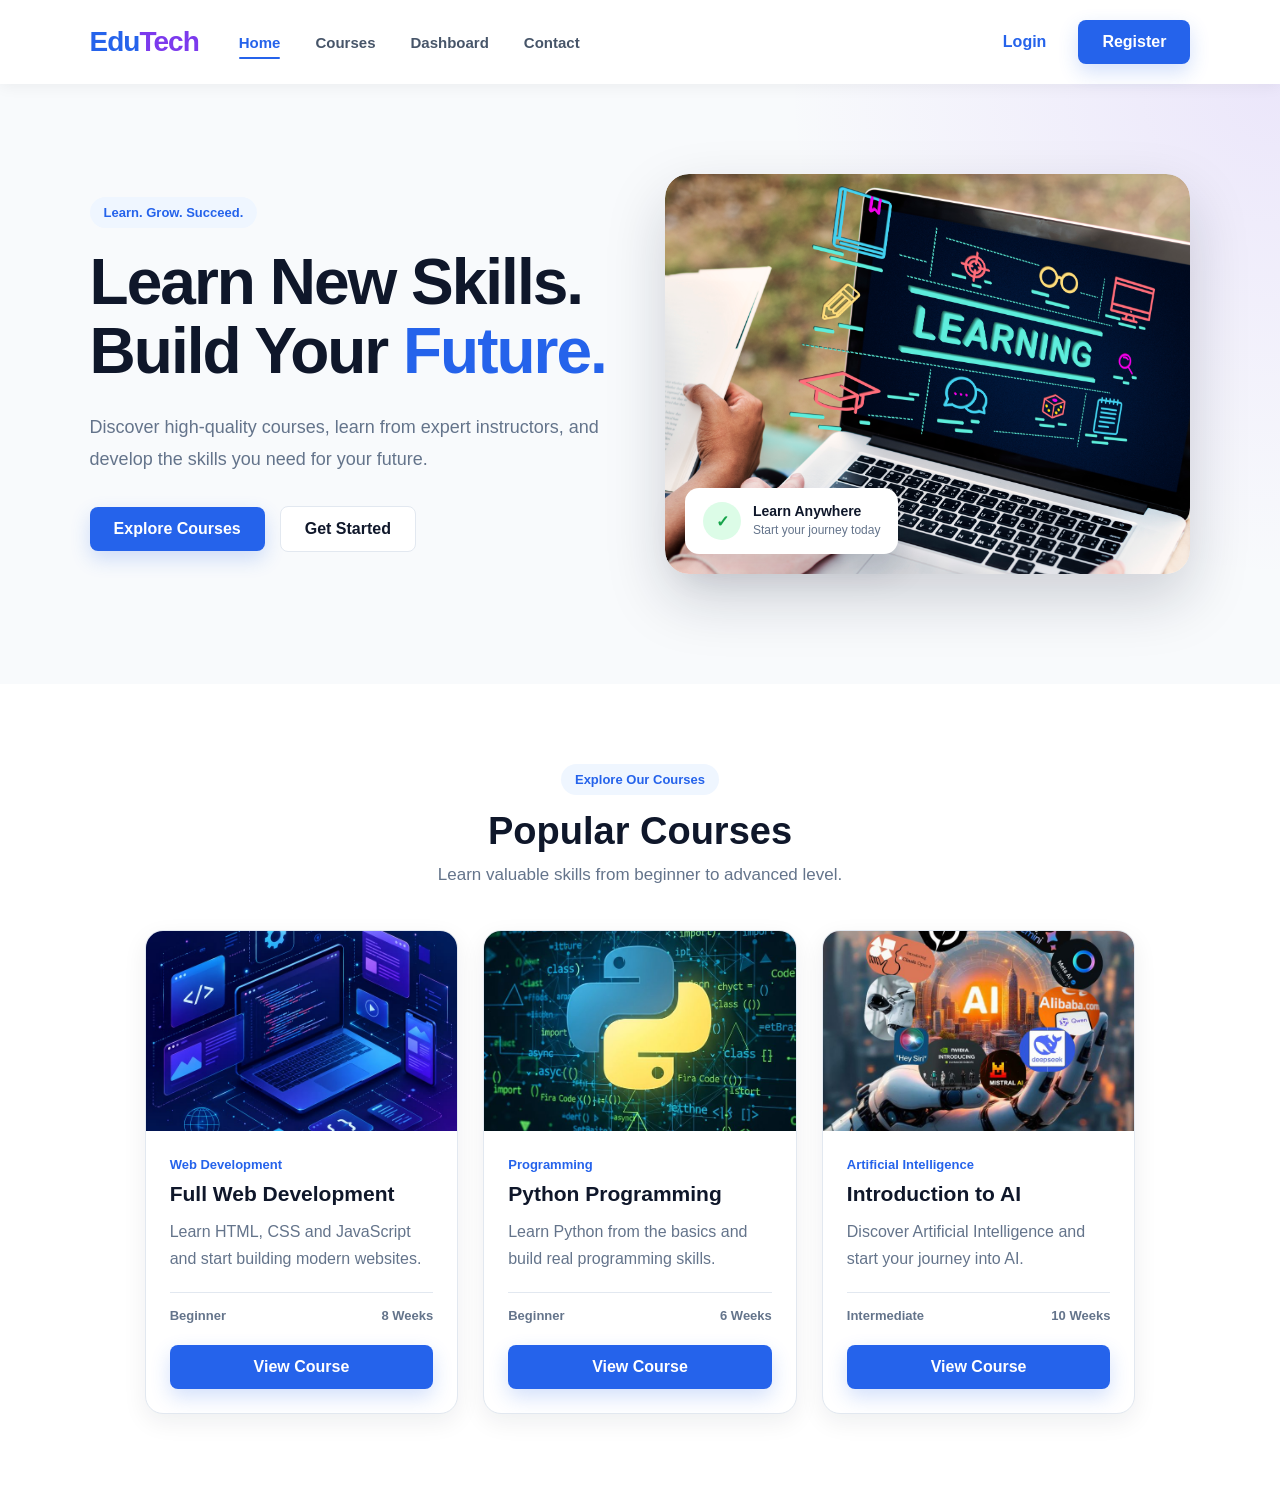
<file: index.html>
<!doctype html>
<html lang="en">
  <head>
    <meta charset="UTF-8" />
    <meta name="viewport" content="width=device-width, initial-scale=1.0" />
    <title>EduTech - Home</title>
    <link rel="stylesheet" href="css/style.css" />
  </head>

  <body>
    <!--===============navbar========-->
    <header class="navbar">
      <a href="index.html" class="logo"> Edu<span>Tech</span> </a>
      <nav class="nav-links">
        <a href="index.html" class="active">Home</a>
        <a href="courses.html">Courses</a>
        <a href="dashboard.html">Dashboard</a>
        <a href="contact.html">Contact</a>
      </nav>
      <div class="nav-buttons">
        <a href="login.html" class="btn-login"> Login </a>
        <a href="register.html" class="btn-primary"> Register </a>
      </div>
    </header>

    <!--===========hero=======-->
    <section class="hero">
      <div class="hero-content">
        <span class="hero-label"> Learn. Grow. Succeed. </span>
        <h1>
          Learn New Skills.<br />
          Build Your <span>Future.</span>
        </h1>

        <p>
          Discover high-quality courses, learn from expert instructors, and
          develop the skills you need for your future.
        </p>
        <div class="hero-buttons">
          <a href="courses.html" class="btn-primary"> Explore Courses </a>
          <a href="register.html" class="btn-secondary"> Get Started </a>
        </div>
      </div>

      <div class="hero-image">
        <div class="slider">
          <img
            src="images/slide1.jpg"
            alt="Students learning online"
            class="slide"
          />
          <img
            src="images/slide2.jpg"
            alt="Online education"
            class="slide"
          />
          <img
            src="images/slide3.jpg"
            alt="Technology education"
            class="slide"
          />
        </div>

        <div class="hero-card">
          <div class="hero-card-icon">✓</div>
          <div>
            <strong>Learn Anywhere</strong>
            <p>Start your journey today</p>
          </div>
        </div>
      </div>
    </section>

    <!--===========The courses===========-->
    <section class="featured-courses">
      <div class="container">
        <div class="section-header">
          <span class="section-label"> Explore Our Courses </span>
          <h2>Popular Courses</h2>
          <p>Learn valuable skills from beginner to advanced level.</p>
        </div>

        <div class="course-list">
          <!-- Course 1 -->
          <div class="course-card">
            <div class="course-image">
              <img
                src="images/web-development.jpg"
                alt="Web Development Course"
              />
            </div>
            <div class="course-content">
              <span class="course-category"> Web Development </span>
              <h3>Full Web Development</h3>
              <p>
                Learn HTML, CSS and JavaScript and start building modern
                websites.
              </p>
              <div class="course-info">
                <span> Beginner </span>
                <span> 8 Weeks </span>
              </div>
              <a href="course-details.html?courseId=web" class="btn-primary">
                View Course
              </a>
            </div>
          </div>

          <!-- Course 2 -->
          <div class="course-card">
            <div class="course-image">
              <img src="images/python.jpg" alt="Python Programming Course" />
            </div>
            <div class="course-content">
              <span class="course-category"> Programming </span>
              <h3>Python Programming</h3>
              <p>
                Learn Python from the basics and build real programming skills.
              </p>
              <div class="course-info">
                <span> Beginner </span>
                <span> 6 Weeks </span>
              </div>
              <a href="course-details.html?courseId=python" class="btn-primary">
                View Course
              </a>
            </div>
          </div>

          <!-- Course 3 -->
          <div class="course-card">
            <div class="course-image">
              <img src="images/ai.jpg" alt="Artificial Intelligence Course" />
            </div>
            <div class="course-content">
              <span class="course-category"> Artificial Intelligence </span>
              <h3>Introduction to AI</h3>
              <p>
                Discover Artificial Intelligence and start your journey into AI.
              </p>
              <div class="course-info">
                <span> Intermediate </span>
                <span> 10 Weeks </span>
              </div>
              <a href="course-details.html?courseId=ai" class="btn-primary">
                View Course
              </a>
            </div>
          </div>
        </div>
      </div>
    </section>

    <script src="js/main.js"></script>
  </body>
</html>
</file>
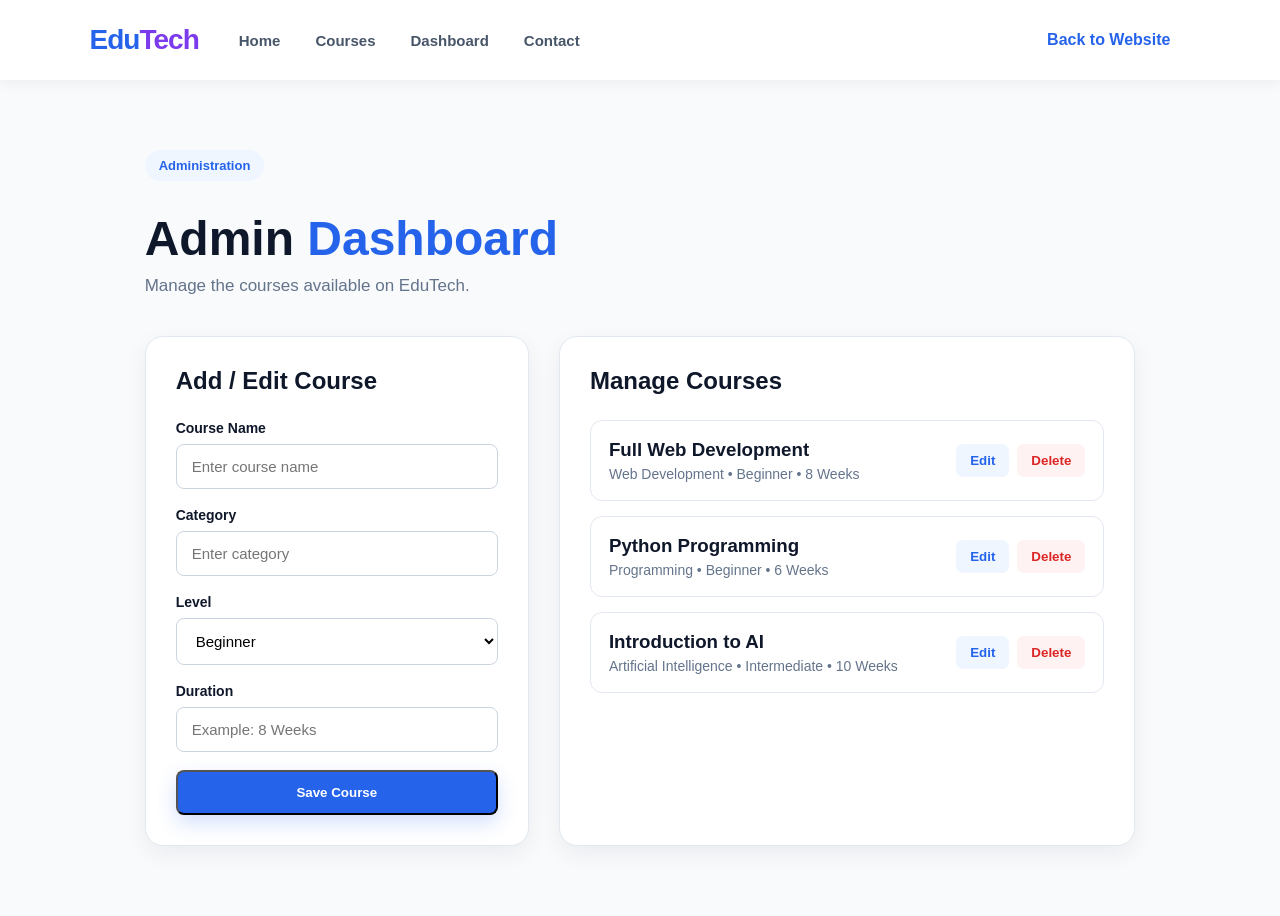
<file: admin.html>
<!doctype html>
<html lang="en">
  <head>
    <meta charset="UTF-8" />
    <meta name="viewport" content="width=device-width, initial-scale=1.0" />

    <title>EduTech - Admin</title>

    <link rel="stylesheet" href="css/style.css" />
  </head>

  <body>
    <header class="navbar">
      <a href="index.html" class="logo"> Edu<span>Tech</span> </a>

      <nav class="nav-links">
        <a href="index.html">Home</a>

        <a href="courses.html">Courses</a>

        <a href="dashboard.html">Dashboard</a>

        <a href="contact.html">Contact</a>
      </nav>

      <div class="nav-buttons">
        <a href="index.html" class="btn-login"> Back to Website </a>
      </div>
    </header>

    <section class="admin-section">
      <div class="container">
        <div class="admin-header">
          <span class="section-label"> Administration </span>

          <h1>Admin <span>Dashboard</span></h1>

          <p>Manage the courses available on EduTech.</p>
        </div>

        <div class="admin-layout">
          <div class="admin-form-container">
            <h2>Add / Edit Course</h2>

            <form id="courseForm" class="admin-form">
              <div class="form-group">
                <label for="courseNameInput"> Course Name </label>

                <input
                  type="text"
                  id="courseNameInput"
                  placeholder="Enter course name"
                />
              </div>

              <div class="form-group">
                <label for="courseCategoryInput"> Category </label>

                <input
                  type="text"
                  id="courseCategoryInput"
                  placeholder="Enter category"
                />
              </div>

              <div class="form-group">
                <label for="courseLevelInput"> Level </label>

                <select id="courseLevelInput">
                  <option value="Beginner">Beginner</option>

                  <option value="Intermediate">Intermediate</option>

                  <option value="Advanced">Advanced</option>
                </select>
              </div>

              <div class="form-group">
                <label for="courseDurationInput"> Duration </label>

                <input
                  type="text"
                  id="courseDurationInput"
                  placeholder="Example: 8 Weeks"
                />
              </div>

              <button type="submit" class="btn-primary">Save Course</button>
            </form>
          </div>

          <div class="admin-courses-container">
            <h2>Manage Courses</h2>

            <div id="adminCourseList" class="admin-course-list"></div>
          </div>
        </div>
      </div>
    </section>

    <script src="js/main.js"></script>
  </body>
</html>
</file>
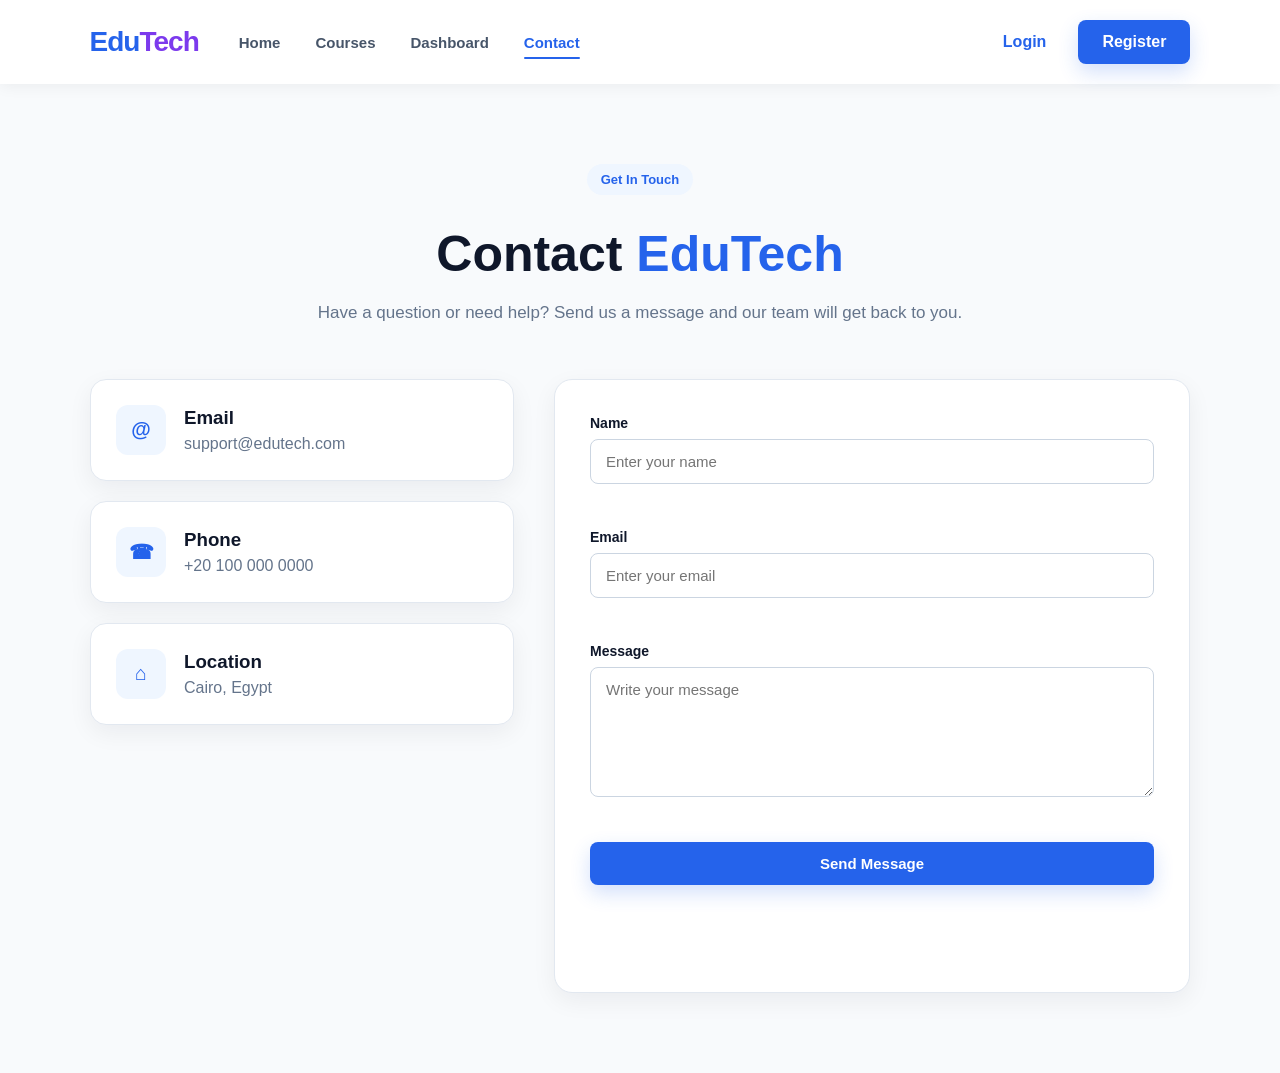
<file: contact.html>
<!doctype html>
<html lang="en">
  <head>
    <meta charset="UTF-8" />
    <meta name="viewport" content="width=device-width, initial-scale=1.0" />

    <title>EduTech - Contact</title>

    <link rel="stylesheet" href="css/style.css" />
  </head>

  <body>
    <header class="navbar">
      <a href="index.html" class="logo"> Edu<span>Tech</span> </a>

      <nav class="nav-links">
        <a href="index.html">Home</a>

        <a href="courses.html">Courses</a>

        <a href="dashboard.html">Dashboard</a>

        <a href="contact.html" class="active">Contact</a>
      </nav>

      <div class="nav-buttons">
        <a href="login.html" class="btn-login"> Login </a>

        <a href="register.html" class="btn-primary"> Register </a>
      </div>
    </header>

    <section class="contact-section">
      <div class="contact-header">
        <span class="section-label"> Get In Touch </span>

        <h1>Contact <span>EduTech</span></h1>

        <p>
          Have a question or need help? Send us a message and our team will get
          back to you.
        </p>
      </div>

      <div class="contact-container">
        <div class="contact-info">
          <div class="contact-card">
            <div class="contact-icon">@</div>

            <div>
              <h3>Email</h3>

              <p>support@edutech.com</p>
            </div>
          </div>

          <div class="contact-card">
            <div class="contact-icon">☎</div>

            <div>
              <h3>Phone</h3>

              <p>+20 100 000 0000</p>
            </div>
          </div>

          <div class="contact-card">
            <div class="contact-icon">⌂</div>

            <div>
              <h3>Location</h3>

              <p>Cairo, Egypt</p>
            </div>
          </div>
        </div>

        <div class="contact-form-container">
          <form id="contactForm" class="contact-form">
            <div class="form-group">
              <label for="contactNameInput"> Name </label>

              <input
                type="text"
                id="contactNameInput"
                placeholder="Enter your name"
              />

              <small id="contactNameError"></small>
            </div>

            <div class="form-group">
              <label for="contactEmailInput"> Email </label>

              <input
                type="email"
                id="contactEmailInput"
                placeholder="Enter your email"
              />

              <small id="contactEmailError"></small>
            </div>

            <div class="form-group">
              <label for="contactMessageInput"> Message </label>

              <textarea
                id="contactMessageInput"
                placeholder="Write your message"
                rows="6"
              ></textarea>

              <small id="contactMessageError"></small>
            </div>

            <button type="submit" class="btn-primary contact-button">
              Send Message
            </button>

            <p id="contactMessage" class="form-message"></p>
          </form>
        </div>
      </div>
    </section>

    <script src="js/main.js"></script>
  </body>
</html>
</file>
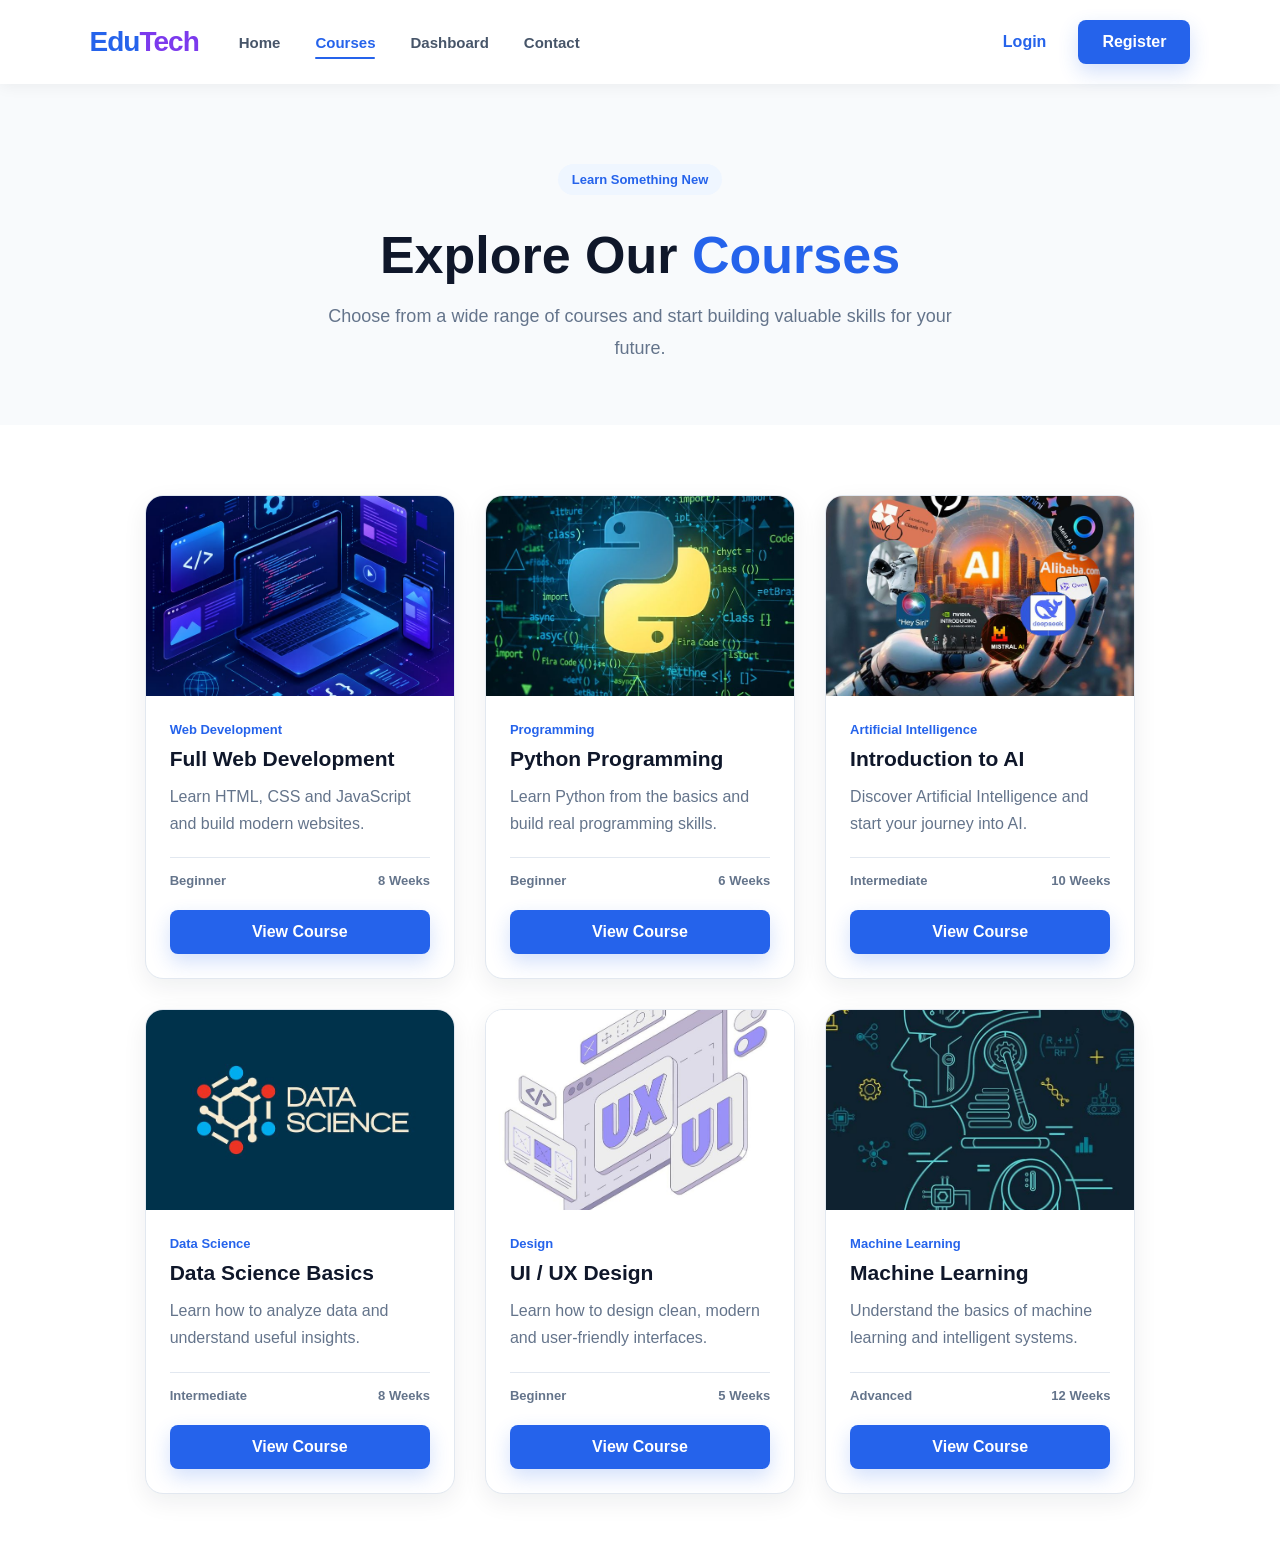
<file: courses.html>
<!doctype html>
<html lang="en">
  <head>
    <meta charset="UTF-8" />

    <meta name="viewport" content="width=device-width, initial-scale=1.0" />

    <title>EduTech - Courses</title>

    <link rel="stylesheet" href="css/style.css" />
  </head>

  <body>
    <!-- ==================== NAVBAR ==================== -->

    <header class="navbar">
      <a href="index.html" class="logo"> Edu<span>Tech</span> </a>

      <nav class="nav-links">
        <a href="index.html"> Home </a>

        <a href="courses.html" class="active"> Courses </a>

        <a href="dashboard.html"> Dashboard </a>

        <a href="contact.html"> Contact </a>
      </nav>

      <div class="nav-buttons">
        <a href="login.html" class="btn-login"> Login </a>

        <a href="register.html" class="btn-primary"> Register </a>
      </div>
    </header>

    <!-- ==================== COURSES HEADER ==================== -->

    <section class="courses-hero">
      <span class="section-label"> Learn Something New </span>

      <h1>Explore Our <span>Courses</span></h1>

      <p>
        Choose from a wide range of courses and start building valuable skills
        for your future.
      </p>
    </section>

    <!-- ==================== COURSES ==================== -->

    <section class="all-courses">
      <div class="container">
        <div class="course-list">
          <!-- ================= COURSE 1 ================= -->

          <div class="course-card">
            <div class="course-image">
              <img
                src="images/web-development.jpg"
                alt="Web Development Course"
              />
            </div>

            <div class="course-content">
              <span class="course-category"> Web Development </span>

              <h3>Full Web Development</h3>

              <p>Learn HTML, CSS and JavaScript and build modern websites.</p>

              <div class="course-info">
                <span> Beginner </span>

                <span> 8 Weeks </span>
              </div>

              <a href="course-details.html?courseId=web" class="btn-primary">
                View Course
              </a>
            </div>
          </div>

          <!-- ================= COURSE 2 ================= -->

          <div class="course-card">
            <div class="course-image">
              <img src="images/python.jpg" alt="Python Programming Course" />
            </div>

            <div class="course-content">
              <span class="course-category"> Programming </span>

              <h3>Python Programming</h3>

              <p>
                Learn Python from the basics and build real programming skills.
              </p>

              <div class="course-info">
                <span> Beginner </span>

                <span> 6 Weeks </span>
              </div>

              <a href="course-details.html?courseId=python" class="btn-primary">
                View Course
              </a>
            </div>
          </div>

          <!-- ================= COURSE 3 ================= -->

          <div class="course-card">
            <div class="course-image">
              <img src="images/ai.jpg" alt="Artificial Intelligence Course" />
            </div>

            <div class="course-content">
              <span class="course-category"> Artificial Intelligence </span>

              <h3>Introduction to AI</h3>

              <p>
                Discover Artificial Intelligence and start your journey into AI.
              </p>

              <div class="course-info">
                <span> Intermediate </span>

                <span> 10 Weeks </span>
              </div>

              <a href="course-details.html?courseId=ai" class="btn-primary">
                View Course
              </a>
            </div>
          </div>

          <!-- ================= COURSE 4 ================= -->

          <div class="course-card">
            <div class="course-image">
              <img src="images/data-science.jpg" alt="Data Science Course" />
            </div>

            <div class="course-content">
              <span class="course-category"> Data Science </span>

              <h3>Data Science Basics</h3>

              <p>Learn how to analyze data and understand useful insights.</p>

              <div class="course-info">
                <span> Intermediate </span>

                <span> 8 Weeks </span>
              </div>

              <a
                href="course-details.html?courseId=dataScience"
                class="btn-primary"
              >
                View Course
              </a>
            </div>
          </div>

          <!-- ================= COURSE 5 ================= -->

          <div class="course-card">
            <div class="course-image">
              <img src="images/ui-ux.jpg" alt="UI UX Design Course" />
            </div>

            <div class="course-content">
              <span class="course-category"> Design </span>

              <h3>UI / UX Design</h3>

              <p>
                Learn how to design clean, modern and user-friendly interfaces.
              </p>

              <div class="course-info">
                <span> Beginner </span>

                <span> 5 Weeks </span>
              </div>

              <a href="course-details.html?courseId=uiux" class="btn-primary">
                View Course
              </a>
            </div>
          </div>

          <!-- ================= COURSE 6 ================= -->

          <div class="course-card">
            <div class="course-image">
              <img
                src="images/machine-learning.jpg"
                alt="Machine Learning Course"
              />
            </div>

            <div class="course-content">
              <span class="course-category"> Machine Learning </span>

              <h3>Machine Learning</h3>

              <p>
                Understand the basics of machine learning and intelligent
                systems.
              </p>

              <div class="course-info">
                <span> Advanced </span>

                <span> 12 Weeks </span>
              </div>

              <a
                href="course-details.html?courseId=machineLearning"
                class="btn-primary"
              >
                View Course
              </a>
            </div>
          </div>
        </div>
      </div>
    </section>

    <script src="js/main.js"></script>
  </body>
</html>
</file>
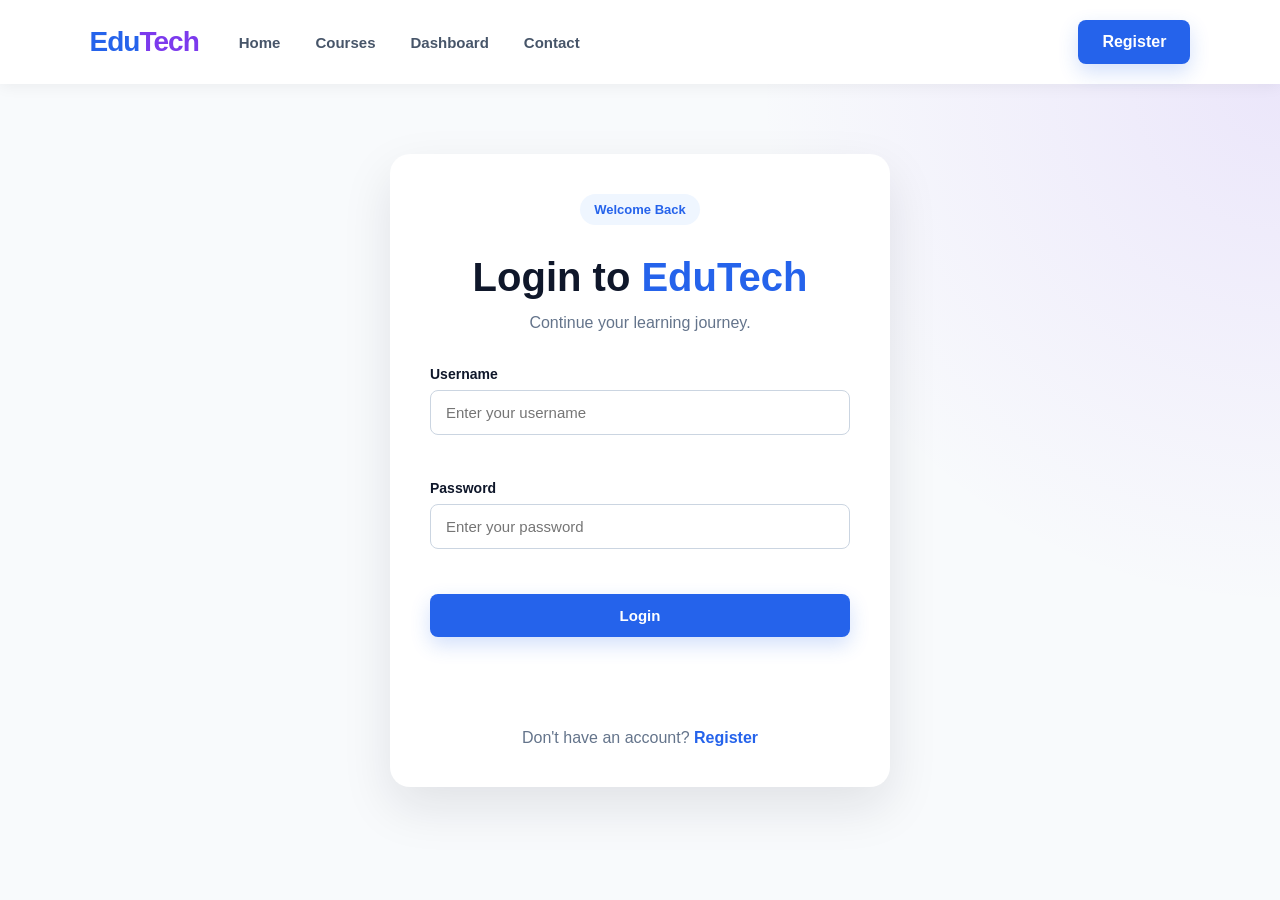
<file: dashboard.html>
<!doctype html>
<html lang="en">
  <head>
    <meta charset="UTF-8" />

    <meta name="viewport" content="width=device-width, initial-scale=1.0" />

    <title>EduTech - Dashboard</title>

    <link rel="stylesheet" href="css/style.css" />
  </head>

  <body>
    <header class="navbar">
      <a href="index.html" class="logo"> Edu<span>Tech</span> </a>

      <nav class="nav-links">
        <a href="index.html">Home</a>

        <a href="courses.html">Courses</a>

        <a href="dashboard.html" class="active"> Dashboard </a>

        <a href="contact.html">Contact</a>
      </nav>

      <div class="nav-buttons">
        <a href="#" id="logoutButton" class="btn-login"> Logout </a>
      </div>
    </header>

    <!-- ==================== DASHBOARD ==================== -->

    <section class="dashboard">
      <div class="container">
        <!-- ==================== WELCOME ==================== -->

        <div class="dashboard-header">
          <span class="section-label"> Student Dashboard </span>

          <h1>
            Welcome,
            <span id="dashboardUsername"></span>
          </h1>

          <p>Track your learning journey and manage your courses.</p>
        </div>

        <!-- ==================== STATS ==================== -->

        <div class="dashboard-stats">
          <div class="stat-card">
            <h3>3</h3>

            <p>Enrolled Courses</p>
          </div>

          <div class="stat-card">
            <h3>12</h3>

            <p>Completed Lessons</p>
          </div>

          <div class="stat-card">
            <h3>75%</h3>

            <p>Average Progress</p>
          </div>
        </div>

        <!-- ==================== MY COURSES ==================== -->

        <div class="dashboard-section">
          <h2>My Courses</h2>

          <div class="dashboard-course-list">
            <!-- Course 1 -->

            <div class="dashboard-course-card">
              <img
                src="images/web-development.jpg"
                alt="Web Development Course"
              />

              <div class="dashboard-course-content">
                <span class="course-category"> Web Development </span>

                <h3>Full Web Development</h3>

                <p>Progress: 80%</p>

                <div class="progress-bar">
                  <div class="progress" style="width: 80%"></div>
                </div>

                <a href="course-details.html?courseId=web" class="btn-primary">
                  Continue Learning
                </a>
              </div>
            </div>

            <!-- Course 2 -->

            <div class="dashboard-course-card">
              <img src="images/python.jpg" alt="Python Programming Course" />

              <div class="dashboard-course-content">
                <span class="course-category"> Programming </span>

                <h3>Python Programming</h3>

                <p>Progress: 55%</p>

                <div class="progress-bar">
                  <div class="progress" style="width: 55%"></div>
                </div>

                <a
                  href="course-details.html?courseId=python"
                  class="btn-primary"
                >
                  Continue Learning
                </a>
              </div>
            </div>
          </div>
        </div>
      </div>
    </section>

    <script src="js/main.js"></script>
  </body>
</html>
</file>
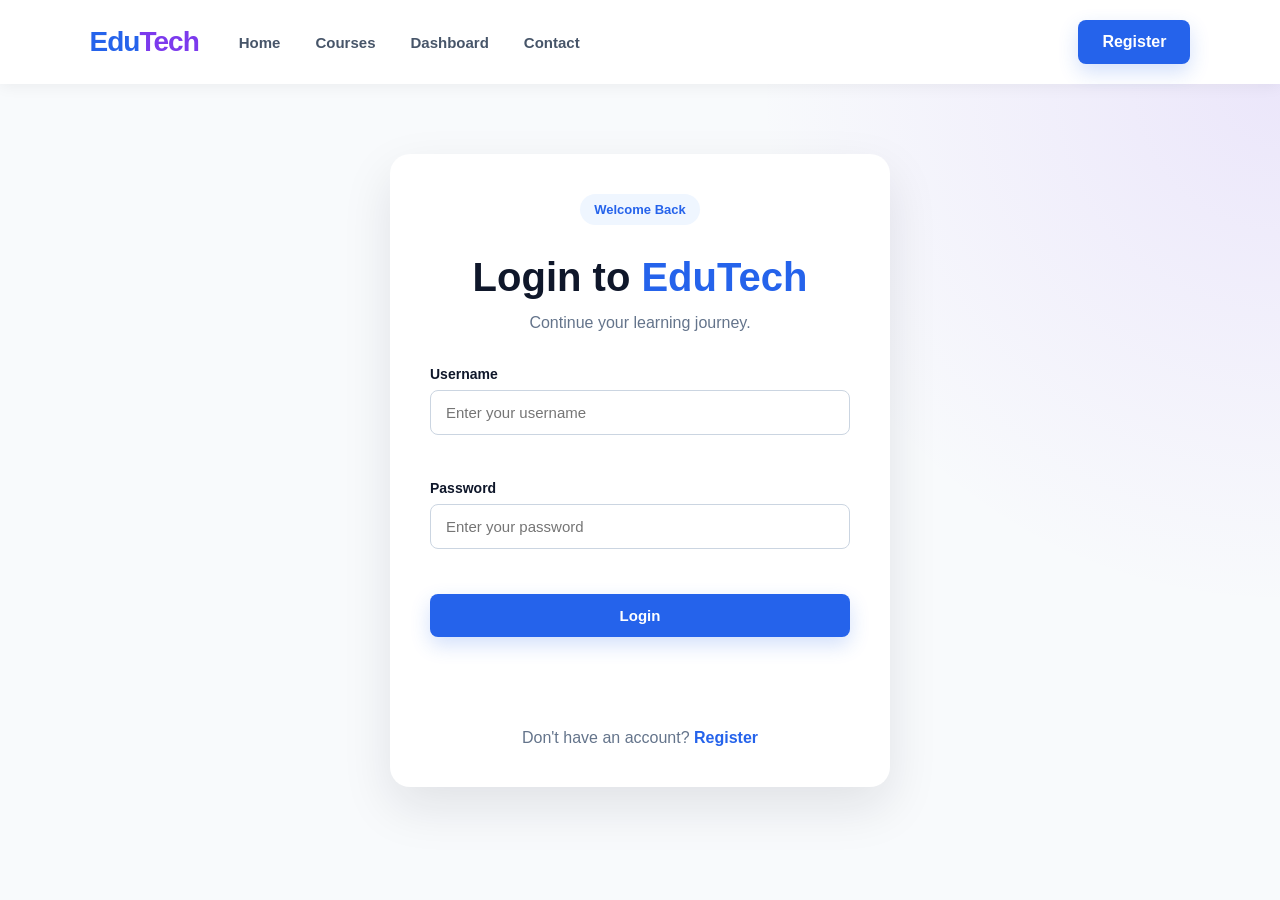
<file: login.html>
<!doctype html>
<html lang="en">
  <head>
    <meta charset="UTF-8" />
    <meta name="viewport" content="width=device-width, initial-scale=1.0" />

    <title>EduTech - Login</title>

    <link rel="stylesheet" href="css/style.css" />
  </head>

  <body>
    <header class="navbar">
      <a href="index.html" class="logo"> Edu<span>Tech</span> </a>

      <nav class="nav-links">
        <a href="index.html">Home</a>
        <a href="courses.html">Courses</a>
        <a href="dashboard.html">Dashboard</a>
        <a href="contact.html">Contact</a>
      </nav>

      <div class="nav-buttons">
        <a href="register.html" class="btn-primary"> Register </a>
      </div>
    </header>

    <section class="auth-section">
      <div class="auth-container">
        <div class="auth-header">
          <span class="section-label"> Welcome Back </span>

          <h1>Login to <span>EduTech</span></h1>

          <p>Continue your learning journey.</p>
        </div>

        <form id="loginForm" class="auth-form">
          <div class="form-group">
            <label for="loginUsernameInput"> Username </label>

            <input
              type="text"
              id="loginUsernameInput"
              placeholder="Enter your username"
            />

            <small id="loginUsernameError"></small>
          </div>

          <div class="form-group">
            <label for="loginPasswordInput"> Password </label>

            <input
              type="password"
              id="loginPasswordInput"
              placeholder="Enter your password"
            />

            <small id="loginPasswordError"></small>
          </div>

          <button type="submit" class="btn-primary auth-button">Login</button>

          <p id="loginMessage" class="form-message"></p>

          <p class="auth-switch">
            Don't have an account?
            <a href="register.html">Register</a>
          </p>
        </form>
      </div>
    </section>

    <script src="js/main.js"></script>
  </body>
</html>
</file>
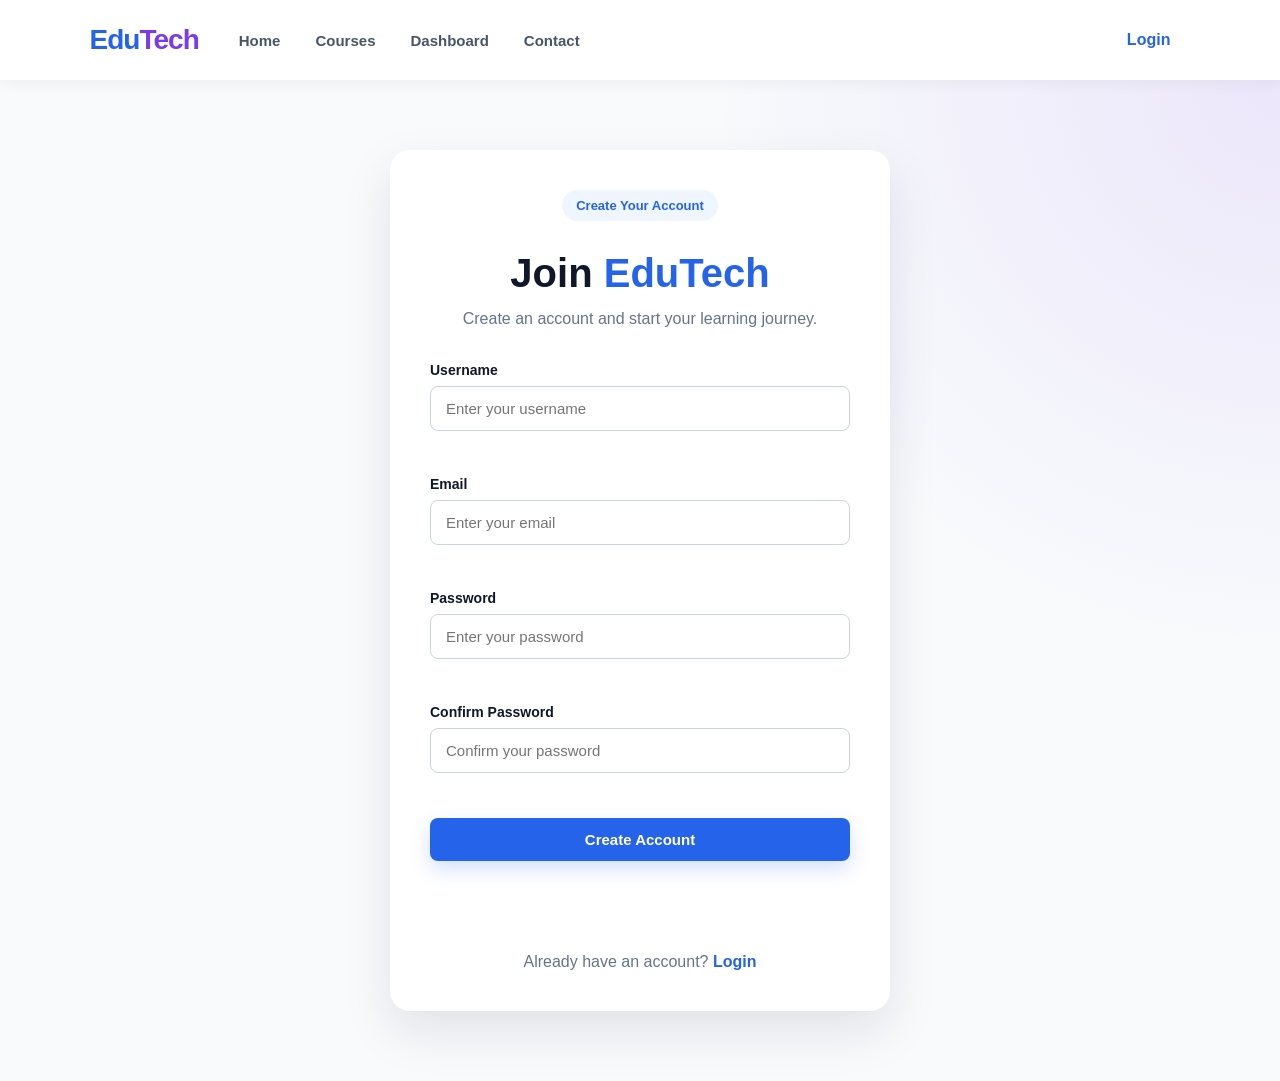
<file: register.html>
<!doctype html>
<html lang="en">
  <head>
    <meta charset="UTF-8" />
    <meta name="viewport" content="width=device-width, initial-scale=1.0" />

    <title>EduTech - Register</title>

    <link rel="stylesheet" href="css/style.css" />
  </head>

  <body>
    <header class="navbar">
      <a href="index.html" class="logo"> Edu<span>Tech</span> </a>

      <nav class="nav-links">
        <a href="index.html">Home</a>
        <a href="courses.html">Courses</a>
        <a href="dashboard.html">Dashboard</a>
        <a href="contact.html">Contact</a>
      </nav>

      <div class="nav-buttons">
        <a href="login.html" class="btn-login"> Login </a>
      </div>
    </header>

    <section class="auth-section">
      <div class="auth-container">
        <div class="auth-header">
          <span class="section-label"> Create Your Account </span>

          <h1>Join <span>EduTech</span></h1>

          <p>Create an account and start your learning journey.</p>
        </div>

        <form id="registerForm" class="auth-form">
          <div class="form-group">
            <label for="usernameInput"> Username </label>

            <input
              type="text"
              id="usernameInput"
              placeholder="Enter your username"
            />

            <small id="usernameError"></small>
          </div>

          <div class="form-group">
            <label for="emailInput"> Email </label>

            <input
              type="email"
              id="emailInput"
              placeholder="Enter your email"
            />

            <small id="emailError"></small>
          </div>

          <div class="form-group">
            <label for="passwordInput"> Password </label>

            <input
              type="password"
              id="passwordInput"
              placeholder="Enter your password"
            />

            <small id="passwordError"></small>
          </div>

          <div class="form-group">
            <label for="confirmPasswordInput"> Confirm Password </label>

            <input
              type="password"
              id="confirmPasswordInput"
              placeholder="Confirm your password"
            />

            <small id="confirmPasswordError"></small>
          </div>

          <button type="submit" class="btn-primary auth-button">
            Create Account
          </button>

          <p id="registerMessage" class="form-message"></p>

          <p class="auth-switch">
            Already have an account?
            <a href="login.html">Login</a>
          </p>
        </form>
      </div>
    </section>

    <script src="js/main.js"></script>
  </body>
</html>
</file>
<file: css/style.css>
* {
  box-sizing: border-box;
}

body {
  margin: 0;
  font-family: Arial, sans-serif;
  color: #0f172a;
  background-color: #f8fafc;
}

a {
  text-decoration: none;
}

.navbar {
  display: flex;
  justify-content: space-between;
  align-items: center;
  padding: 20px 7%;
  background-color: #ffffff;
  position: relative;
  z-index: 1000;
  box-shadow: 0 2px 15px rgba(0, 0, 0, 0.06);
}

.logo {
  font-size: 28px;
  font-weight: 800;
  color: #2563eb;
  letter-spacing: -1px;
  margin-right: 40px;
}

.logo span {
  color: #7c3aed;
}

.nav-links {
  display: flex;
  gap: 35px;
  align-items: center;
  flex: 1;
}

.nav-links a {
  color: #475569;
  font-size: 15px;
  font-weight: 600;
  position: relative;
  transition: color 0.3s ease;
}

.nav-links a:hover,
.nav-links a.active {
  color: #2563eb;
}

.nav-links a.active::after {
  content: "";
  position: absolute;
  left: 0;
  bottom: -8px;
  width: 100%;
  height: 2px;
  background-color: #2563eb;
  border-radius: 10px;
}

.nav-buttons {
  display: flex;
  align-items: center;
  gap: 12px;
}

.btn-login {
  color: #2563eb;
  font-weight: 600;
  padding: 11px 20px;
  border-radius: 8px;
  transition: 0.3s ease;
}

.btn-login:hover {
  background-color: #eff6ff;
}

.btn-primary {
  display: inline-block;
  color: #ffffff;
  background-color: #2563eb;
  padding: 13px 24px;
  border-radius: 8px;
  font-weight: 700;
  transition: all 0.3s ease;
  box-shadow: 0 8px 20px rgba(37, 99, 235, 0.2);
}

.btn-primary:hover {
  background-color: #1d4ed8;
  transform: translateY(-2px);
  box-shadow: 0 12px 25px rgba(37, 99, 235, 0.28);
}

.hero {
  display: grid;
  grid-template-columns: 1fr 1fr;
  gap: 50px;
  align-items: center;
  padding: 70px 7% 90px;
  min-height: 600px;
  background:
    radial-gradient(
      circle at top right,
      rgba(124, 58, 237, 0.1),
      transparent 35%
    ),
    #f8fafc;
}

.hero-content {
  max-width: 650px;
}

.hero-label {
  display: inline-block;
  color: #2563eb;
  background-color: #eff6ff;
  padding: 8px 14px;
  border-radius: 50px;
  font-size: 13px;
  font-weight: 700;
  margin-bottom: 20px;
}

.hero h1 {
  font-size: clamp(42px, 5vw, 68px);
  line-height: 1.08;
  margin: 0 0 25px;
  color: #0f172a;
  font-weight: 800;
  letter-spacing: -2px;
}

.hero h1 span {
  color: #2563eb;
}

.hero p {
  font-size: 18px;
  line-height: 1.8;
  color: #64748b;
  max-width: 570px;
  margin: 0 0 30px;
}

.hero-buttons {
  display: flex;
  align-items: center;
  gap: 15px;
}

.btn-secondary {
  display: inline-block;
  color: #0f172a;
  background-color: #ffffff;
  border: 1px solid #e2e8f0;
  padding: 13px 24px;
  border-radius: 8px;
  font-weight: 700;
  transition: all 0.3s ease;
}

.btn-secondary:hover {
  background-color: #f8fafc;
  border-color: #2563eb;
  color: #2563eb;
  transform: translateY(-2px);
}

.hero-image {
  position: relative;
  display: flex;
  justify-content: center;
  align-items: center;
}

.hero-image img {
  width: 100%;
  max-width: 650px;
  height: 400px;
  object-fit: cover;
  border-radius: 24px;
  box-shadow: 0 25px 60px rgba(15, 23, 42, 0.18);
  display: block;
}

.hero-card {
  position: absolute;
  bottom: 20px;
  left: 20px;
  background-color: #ffffff;
  padding: 14px 18px;
  border-radius: 14px;
  display: flex;
  align-items: center;
  gap: 12px;
  box-shadow: 0 15px 35px rgba(15, 23, 42, 0.15);
  z-index: 2;
}

.hero-card-icon {
  width: 38px;
  height: 38px;
  border-radius: 50%;
  display: flex;
  justify-content: center;
  align-items: center;
  background-color: #dcfce7;
  color: #16a34a;
  font-weight: 800;
}

.hero-card strong {
  display: block;
  color: #0f172a;
  font-size: 14px;
}

.hero-card p {
  margin: 3px 0 0;
  font-size: 12px;
  line-height: 1.4;
  color: #64748b;
}

/* Slider: sits inside .hero-image, same box size as a single hero image.
   Slides are stacked absolutely and crossfaded via the .active class. */
.slider {
  position: relative;
  width: 100%;
  max-width: 650px;
  height: 400px;
  border-radius: 24px;
  overflow: hidden;
  box-shadow: 0 25px 60px rgba(15, 23, 42, 0.18);
}

.slide {
  position: absolute;
  top: 0;
  left: 0;
  width: 100%;
  height: 100%;
  object-fit: cover;
  display: none; /* main.js toggles this to "block" on the current slide */
}

.featured-courses {
  padding: 80px 7%;
  background-color: #ffffff;
}

.section-header {
  text-align: center;
  margin-bottom: 45px;
}

.section-label {
  display: inline-block;
  color: #2563eb;
  background-color: #eff6ff;
  padding: 8px 14px;
  border-radius: 50px;
  font-size: 13px;
  font-weight: 700;
  margin-bottom: 15px;
}

.section-header h2 {
  margin: 0 0 12px;
  font-size: 38px;
  color: #0f172a;
}

.section-header p {
  margin: 0 auto;
  color: #64748b;
  font-size: 17px;
  max-width: 600px;
}

.container {
  width: 90%;
  max-width: 1200px;
  margin: 0 auto;
}

.course-list {
  display: flex;
  justify-content: center;
  gap: 25px;
}

.course-card {
  width: 32%;
  background-color: #ffffff;
  border: 1px solid #e2e8f0;
  border-radius: 18px;
  overflow: hidden;
  box-shadow: 0 8px 25px rgba(15, 23, 42, 0.07);
  transition: all 0.3s ease;
}

.course-card:hover {
  transform: translateY(-8px);
  box-shadow: 0 18px 40px rgba(15, 23, 42, 0.12);
}

.course-image {
  width: 100%;
  height: 200px;
  overflow: hidden;
}

.course-image img {
  width: 100%;
  height: 100%;
  object-fit: cover;
  display: block;
  transition: transform 0.4s ease;
}

.course-card:hover .course-image img {
  transform: scale(1.05);
}

.course-content {
  padding: 24px;
}

.course-category {
  display: inline-block;
  color: #2563eb;
  font-size: 13px;
  font-weight: 700;
  margin-bottom: 10px;
}

.course-content h3 {
  margin: 0 0 12px;
  font-size: 21px;
  color: #0f172a;
}

.course-content p {
  margin: 0 0 20px;
  color: #64748b;
  line-height: 1.7;
}

.course-info {
  display: flex;
  justify-content: space-between;
  align-items: center;
  margin-bottom: 22px;
  padding-top: 15px;
  border-top: 1px solid #e2e8f0;
}

.course-info span {
  color: #64748b;
  font-size: 13px;
  font-weight: 600;
}

.course-card .btn-primary {
  width: 100%;
  text-align: center;
}

.courses-hero {
  text-align: center;
  padding: 80px 20px 60px;
  background-color: #f8fafc;
}

.courses-hero h1 {
  margin: 15px 0;
  font-size: 52px;
  color: #0f172a;
}

.courses-hero h1 span {
  color: #2563eb;
}

.courses-hero p {
  max-width: 650px;
  margin: 0 auto;
  color: #64748b;
  font-size: 18px;
  line-height: 1.8;
}

.all-courses {
  padding: 70px 7%;
  background-color: #ffffff;
}

.all-courses .course-list {
  display: grid;
  grid-template-columns: repeat(3, minmax(280px, 1fr));
  gap: 30px;
}

.all-courses .course-card {
  width: 100%;
}
.course-details {
  display: grid;
  grid-template-columns: 0.9fr 1.1fr;
  gap: 60px;
  align-items: center;
  padding: 80px 7%;
  background-color: #f8fafc;
  min-height: 650px;
}

.course-details-image img {
  width: 100%;
  height: 500px;
  object-fit: cover;
  border-radius: 24px;
  box-shadow: 0 25px 60px rgba(15, 23, 42, 0.15);
}

.course-details-content {
  max-width: 650px;
}

.course-details-content h1 {
  font-size: 52px;
  line-height: 1.1;
  margin: 15px 0 25px;
  color: #0f172a;
}

.course-description {
  color: #64748b;
  font-size: 18px;
  line-height: 1.8;
  margin-bottom: 30px;
}

.course-meta {
  display: flex;
  gap: 40px;
  padding: 20px 0;
  margin-bottom: 30px;
  border-top: 1px solid #e2e8f0;
  border-bottom: 1px solid #e2e8f0;
}

.course-meta div {
  display: flex;
  flex-direction: column;
  gap: 6px;
}

.course-meta strong {
  color: #0f172a;
  font-size: 14px;
}

.course-meta span {
  color: #64748b;
  font-size: 14px;
}

.course-details-content h2 {
  font-size: 24px;
  margin-bottom: 15px;
  color: #0f172a;
}

.course-topics {
  padding-left: 20px;
  margin-bottom: 30px;
}

.course-topics li {
  color: #64748b;
  margin-bottom: 10px;
  line-height: 1.6;
}

.course-action {
  display: flex;
  gap: 15px;
  align-items: center;
}
.auth-section {
  min-height: 700px;
  display: flex;
  justify-content: center;
  align-items: center;
  padding: 70px 20px;
  background:
    radial-gradient(
      circle at top right,
      rgba(124, 58, 237, 0.1),
      transparent 35%
    ),
    #f8fafc;
}

.auth-container {
  width: 100%;
  max-width: 500px;
  background-color: #ffffff;
  padding: 40px;
  border-radius: 20px;
  box-shadow: 0 20px 50px rgba(15, 23, 42, 0.1);
}

.auth-header {
  text-align: center;
  margin-bottom: 30px;
}

.auth-header h1 {
  margin: 15px 0 10px;
  font-size: 40px;
  color: #0f172a;
}

.auth-header h1 span {
  color: #2563eb;
}

.auth-header p {
  margin: 0;
  color: #64748b;
  line-height: 1.6;
}

.auth-form {
  display: flex;
  flex-direction: column;
  gap: 20px;
}

.form-group {
  display: flex;
  flex-direction: column;
  gap: 8px;
}

.form-group label {
  font-size: 14px;
  font-weight: 700;
  color: #0f172a;
}

.form-group input {
  width: 100%;
  padding: 13px 15px;
  border: 1px solid #cbd5e1;
  border-radius: 8px;
  font-size: 15px;
  outline: none;
  transition: 0.3s ease;
}

.form-group input:focus {
  border-color: #2563eb;
  box-shadow: 0 0 0 3px rgba(37, 99, 235, 0.1);
}

.form-group small {
  min-height: 17px;
  color: #dc2626;
  font-size: 12px;
}

.auth-button {
  width: 100%;
  border: none;
  cursor: pointer;
  font-size: 15px;
}

.form-message {
  min-height: 20px;
  text-align: center;
  font-weight: 600;
}

.auth-switch {
  text-align: center;
  color: #64748b;
  margin: 0;
}

.auth-switch a {
  color: #2563eb;
  font-weight: 700;
}
.dashboard {
  padding: 70px 7%;
  background-color: #f8fafc;
  min-height: 700px;
}

.dashboard-header {
  margin-bottom: 45px;
}

.dashboard-header h1 {
  margin: 15px 0 10px;
  font-size: 48px;
  color: #0f172a;
}

.dashboard-header h1 span {
  color: #2563eb;
}

.dashboard-header p {
  margin: 0;
  color: #64748b;
  font-size: 17px;
}

.dashboard-stats {
  display: grid;
  grid-template-columns: repeat(3, 1fr);
  gap: 20px;
  margin-bottom: 50px;
}

.stat-card {
  background-color: #ffffff;
  padding: 25px;
  border-radius: 16px;
  border: 1px solid #e2e8f0;
  box-shadow: 0 8px 25px rgba(15, 23, 42, 0.06);
}

.stat-card h3 {
  margin: 0 0 8px;
  font-size: 32px;
  color: #2563eb;
}

.stat-card p {
  margin: 0;
  color: #64748b;
  font-weight: 600;
}

.dashboard-section h2 {
  margin-bottom: 25px;
  font-size: 28px;
  color: #0f172a;
}

.dashboard-course-list {
  display: grid;
  grid-template-columns: repeat(2, 1fr);
  gap: 25px;
}

.dashboard-course-card {
  display: flex;
  background-color: #ffffff;
  border-radius: 18px;
  overflow: hidden;
  border: 1px solid #e2e8f0;
  box-shadow: 0 8px 25px rgba(15, 23, 42, 0.07);
}

.dashboard-course-card > img {
  width: 220px;
  object-fit: cover;
}

.dashboard-course-content {
  padding: 25px;
  flex: 1;
}

.dashboard-course-content h3 {
  margin: 8px 0 10px;
  font-size: 21px;
  color: #0f172a;
}

.dashboard-course-content p {
  margin: 0 0 10px;
  color: #64748b;
}

.progress-bar {
  width: 100%;
  height: 8px;
  background-color: #e2e8f0;
  border-radius: 10px;
  overflow: hidden;
  margin-bottom: 20px;
}

.progress {
  height: 100%;
  background-color: #2563eb;
  border-radius: 10px;
}
.contact-section {
  padding: 80px 7%;
  background-color: #f8fafc;
  min-height: 700px;
}

.contact-header {
  text-align: center;
  margin-bottom: 50px;
}

.contact-header h1 {
  font-size: 50px;
  margin: 15px 0;
  color: #0f172a;
}

.contact-header h1 span {
  color: #2563eb;
}

.contact-header p {
  max-width: 650px;
  margin: 0 auto;
  color: #64748b;
  font-size: 17px;
  line-height: 1.8;
}

.contact-container {
  max-width: 1100px;
  margin: 0 auto;
  display: grid;
  grid-template-columns: 0.8fr 1.2fr;
  gap: 40px;
}

.contact-info {
  display: flex;
  flex-direction: column;
  gap: 20px;
}

.contact-card {
  display: flex;
  align-items: center;
  gap: 18px;
  padding: 25px;
  background-color: #ffffff;
  border: 1px solid #e2e8f0;
  border-radius: 16px;
  box-shadow: 0 8px 25px rgba(15, 23, 42, 0.06);
}

.contact-icon {
  width: 50px;
  height: 50px;
  border-radius: 12px;
  display: flex;
  justify-content: center;
  align-items: center;
  background-color: #eff6ff;
  color: #2563eb;
  font-size: 20px;
  font-weight: 700;
}

.contact-card h3 {
  margin: 0 0 6px;
  color: #0f172a;
}

.contact-card p {
  margin: 0;
  color: #64748b;
}

.contact-form-container {
  background-color: #ffffff;
  padding: 35px;
  border-radius: 18px;
  border: 1px solid #e2e8f0;
  box-shadow: 0 8px 25px rgba(15, 23, 42, 0.06);
}

.contact-form {
  display: flex;
  flex-direction: column;
  gap: 20px;
}

.contact-form textarea {
  width: 100%;
  padding: 13px 15px;
  border: 1px solid #cbd5e1;
  border-radius: 8px;
  font-size: 15px;
  resize: vertical;
  outline: none;
  font-family: Arial, sans-serif;
  transition: 0.3s ease;
}

.contact-form textarea:focus {
  border-color: #2563eb;
  box-shadow: 0 0 0 3px rgba(37, 99, 235, 0.1);
}

.contact-button {
  border: none;
  cursor: pointer;
  font-size: 15px;
}
.admin-section {
  padding: 70px 7%;
  background-color: #f8fafc;
  min-height: 700px;
}

.admin-header {
  margin-bottom: 40px;
}

.admin-header h1 {
  margin: 15px 0 10px;
  font-size: 48px;
  color: #0f172a;
}

.admin-header h1 span {
  color: #2563eb;
}

.admin-header p {
  margin: 0;
  color: #64748b;
  font-size: 17px;
}

.admin-layout {
  display: grid;
  grid-template-columns: 0.8fr 1.2fr;
  gap: 30px;
}

.admin-form-container,
.admin-courses-container {
  background-color: #ffffff;
  padding: 30px;
  border-radius: 18px;
  border: 1px solid #e2e8f0;
  box-shadow: 0 8px 25px rgba(15, 23, 42, 0.06);
}

.admin-form-container h2,
.admin-courses-container h2 {
  margin-top: 0;
  margin-bottom: 25px;
  color: #0f172a;
}

.admin-form {
  display: flex;
  flex-direction: column;
  gap: 18px;
}

.admin-form select {
  width: 100%;
  padding: 13px 15px;
  border: 1px solid #cbd5e1;
  border-radius: 8px;
  background-color: #ffffff;
  font-size: 15px;
  outline: none;
}

.admin-course-list {
  display: flex;
  flex-direction: column;
  gap: 15px;
}

.admin-course-item {
  display: flex;
  justify-content: space-between;
  align-items: center;
  gap: 15px;
  padding: 18px;
  border: 1px solid #e2e8f0;
  border-radius: 12px;
}

.admin-course-item h3 {
  margin: 0 0 5px;
  color: #0f172a;
}

.admin-course-item p {
  margin: 0;
  color: #64748b;
  font-size: 14px;
}

.admin-course-actions {
  display: flex;
  gap: 8px;
}

.admin-edit-button,
.admin-delete-button {
  border: none;
  padding: 9px 14px;
  border-radius: 7px;
  cursor: pointer;
  font-weight: 600;
}

.admin-edit-button {
  background-color: #eff6ff;
  color: #2563eb;
}

.admin-delete-button {
  background-color: #fef2f2;
  color: #dc2626;
}
</file>
